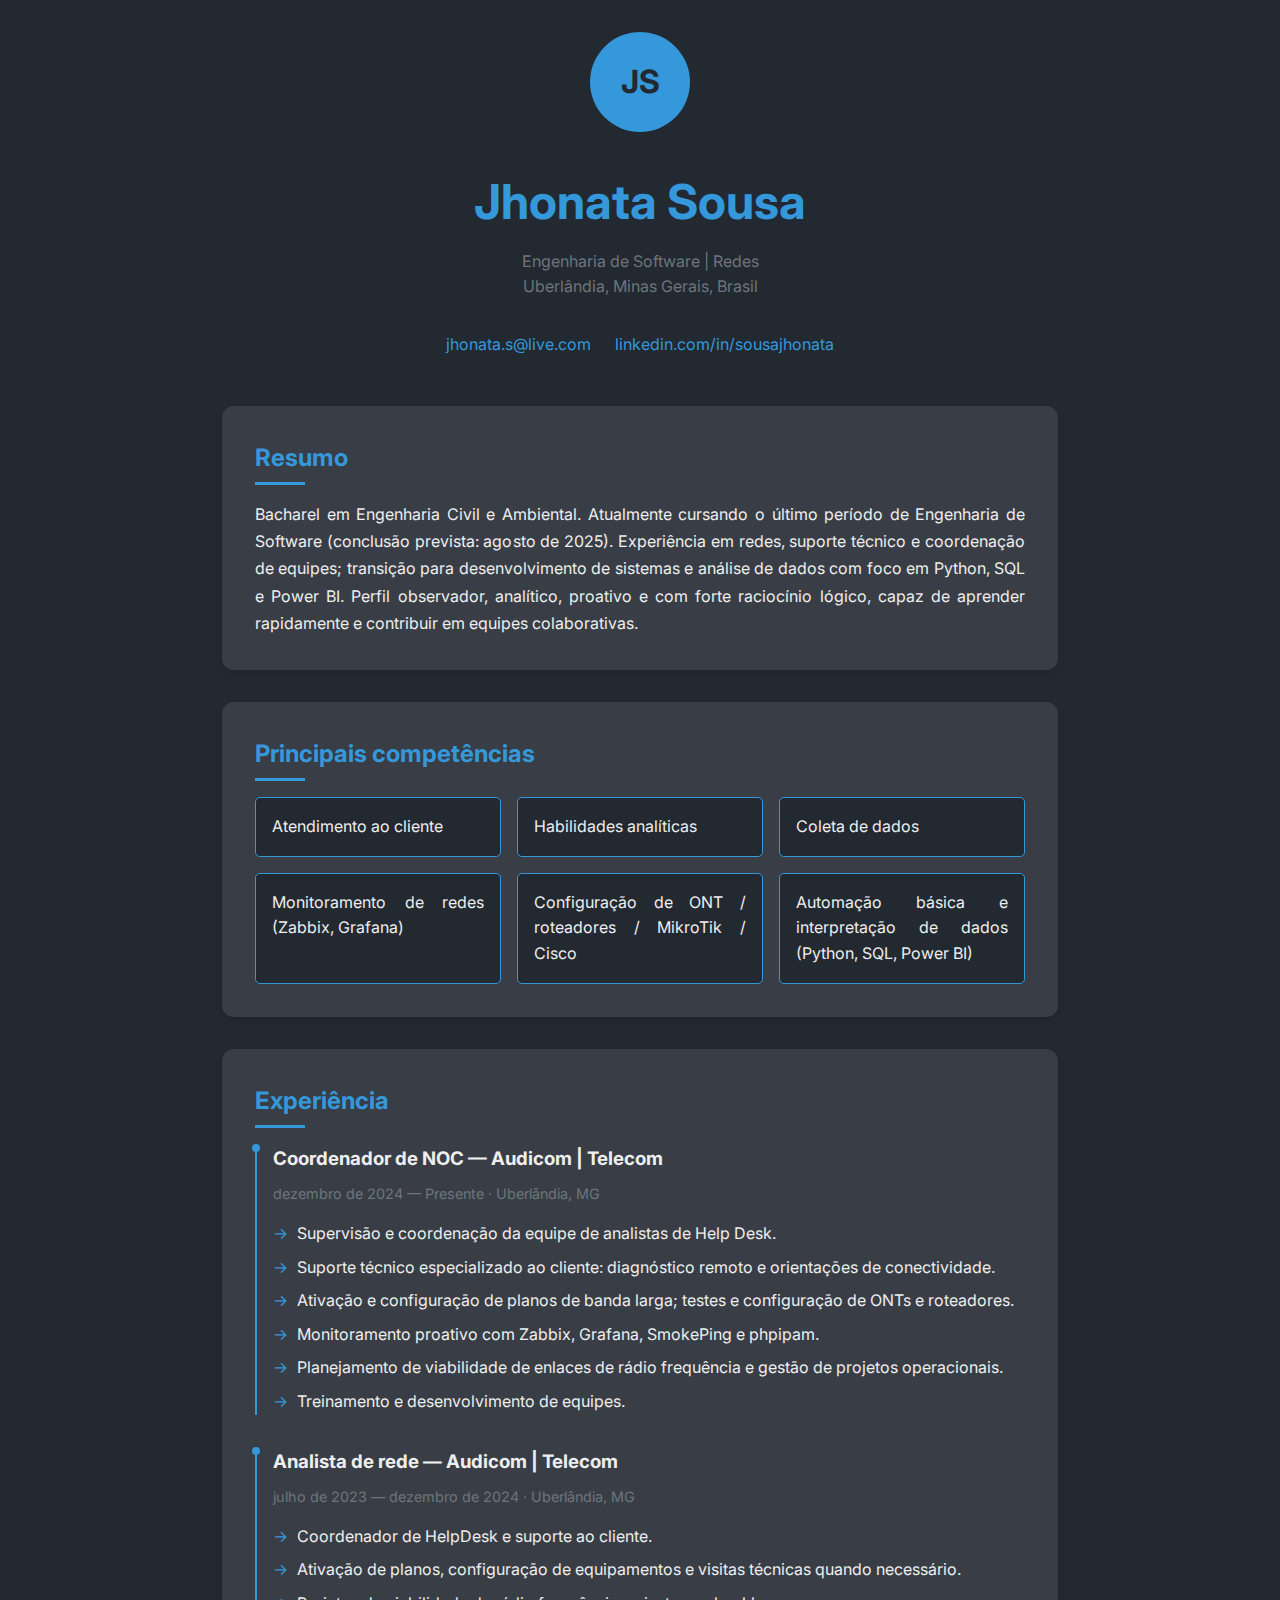
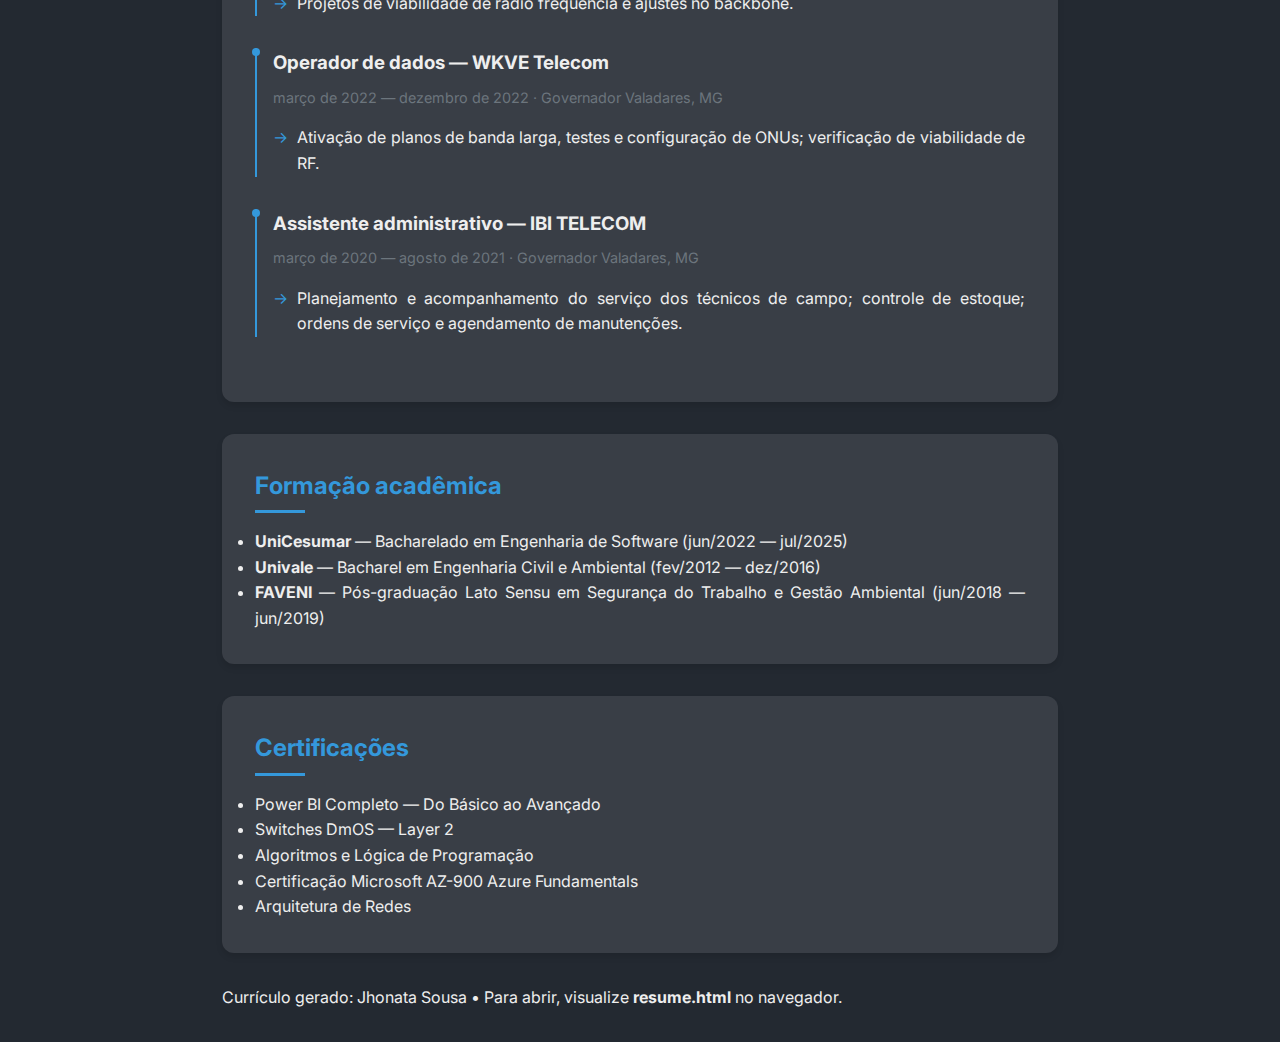
<file: resume.html>
<!doctype html>
<html lang="pt-BR">
<head>
  <meta charset="utf-8" />
  <meta name="viewport" content="width=device-width,initial-scale=1" />
  <title>Currículo — Jhonata Sousa</title>
  <link rel="stylesheet" href="assets/styles.css">
  <link href="https://fonts.googleapis.com/css2?family=Inter:wght@300;400;600;700&display=swap" rel="stylesheet">
</head>
<body>
  <div class="container">
    <div class="neon-canvas" aria-hidden="true"></div>
    <header class="header">
      <div class="identity">
        <div class="avatar" aria-hidden="true">JS</div>
        <div class="title">
          <h1><span class="neon">Jhonata Sousa</span></h1>
          <p class="role">Engenharia de Software | Redes</p>
          <p class="location">Uberlândia, Minas Gerais, Brasil</p>
        </div>
      </div>
      <div class="contact">
        <a href="mailto:jhonata.s@live.com">jhonata.s@live.com</a>
        <a href="https://www.linkedin.com/in/sousajhonata" target="_blank" rel="noopener">linkedin.com/in/sousajhonata</a>
      </div>
    </header>

    <main>
      <section class="card summary">
        <h2>Resumo</h2>
        <p>Bacharel em Engenharia Civil e Ambiental. Atualmente cursando o último período de Engenharia de Software (conclusão prevista: agosto de 2025). Experiência em redes, suporte técnico e coordenação de equipes; transição para desenvolvimento de sistemas e análise de dados com foco em Python, SQL e Power BI. Perfil observador, analítico, proativo e com forte raciocínio lógico, capaz de aprender rapidamente e contribuir em equipes colaborativas.</p>
      </section>

      <section class="card skills">
        <h2>Principais competências</h2>
        <ul>
          <li>Atendimento ao cliente</li>
          <li>Habilidades analíticas</li>
          <li>Coleta de dados</li>
          <li>Monitoramento de redes (Zabbix, Grafana)</li>
          <li>Configuração de ONT / roteadores / MikroTik / Cisco</li>
          <li>Automação básica e interpretação de dados (Python, SQL, Power BI)</li>
        </ul>
      </section>

      <section class="card experience">
        <h2>Experiência</h2>

        <article class="job">
          <h3>Coordenador de NOC — Audicom | Telecom</h3>
          <p class="meta">dezembro de 2024 — Presente · Uberlândia, MG</p>
          <ul>
            <li>Supervisão e coordenação da equipe de analistas de Help Desk.</li>
            <li>Suporte técnico especializado ao cliente: diagnóstico remoto e orientações de conectividade.</li>
            <li>Ativação e configuração de planos de banda larga; testes e configuração de ONTs e roteadores.</li>
            <li>Monitoramento proativo com Zabbix, Grafana, SmokePing e phpipam.</li>
            <li>Planejamento de viabilidade de enlaces de rádio frequência e gestão de projetos operacionais.</li>
            <li>Treinamento e desenvolvimento de equipes.</li>
          </ul>
        </article>

        <article class="job">
          <h3>Analista de rede — Audicom | Telecom</h3>
          <p class="meta">julho de 2023 — dezembro de 2024 · Uberlândia, MG</p>
          <ul>
            <li>Coordenador de HelpDesk e suporte ao cliente.</li>
            <li>Ativação de planos, configuração de equipamentos e visitas técnicas quando necessário.</li>
            <li>Projetos de viabilidade de rádio frequência e ajustes no backbone.</li>
          </ul>
        </article>

        <article class="job">
          <h3>Operador de dados — WKVE Telecom</h3>
          <p class="meta">março de 2022 — dezembro de 2022 · Governador Valadares, MG</p>
          <ul>
            <li>Ativação de planos de banda larga, testes e configuração de ONUs; verificação de viabilidade de RF.</li>
          </ul>
        </article>

        <article class="job">
          <h3>Assistente administrativo — IBI TELECOM</h3>
          <p class="meta">março de 2020 — agosto de 2021 · Governador Valadares, MG</p>
          <ul>
            <li>Planejamento e acompanhamento do serviço dos técnicos de campo; controle de estoque; ordens de serviço e agendamento de manutenções.</li>
          </ul>
        </article>
      </section>

      <section class="card education">
        <h2>Formação acadêmica</h2>
        <ul>
          <li><strong>UniCesumar</strong> — Bacharelado em Engenharia de Software (jun/2022 — jul/2025)</li>
          <li><strong>Univale</strong> — Bacharel em Engenharia Civil e Ambiental (fev/2012 — dez/2016)</li>
          <li><strong>FAVENI</strong> — Pós-graduação Lato Sensu em Segurança do Trabalho e Gestão Ambiental (jun/2018 — jun/2019)</li>
        </ul>
      </section>

      <section class="card certifications">
        <h2>Certificações</h2>
        <ul>
          <li>Power BI Completo — Do Básico ao Avançado</li>
          <li>Switches DmOS — Layer 2</li>
          <li>Algoritmos e Lógica de Programação</li>
          <li>Certificação Microsoft AZ-900 Azure Fundamentals</li>
          <li>Arquitetura de Redes</li>
        </ul>
      </section>
    </main>

    <footer class="footer">
      <p>Currículo gerado: Jhonata Sousa • Para abrir, visualize <strong>resume.html</strong> no navegador.</p>
    </footer>
  </div>
</body>
</html>
</file>
<file: assets/styles.css>
:root {
  --primary-color: #3498db;
  --secondary-color: #6c757d;
  --bg-color: #232931;
  --card-bg: #393e46;
  --text-color: #eeeeee;
  --transition: all 0.3s ease;
}

/* Tema claro */
body.light-theme {
  --bg-color: #f5f5f5;
  --text-color: #333333;
  --card-bg: #ffffff;
  --secondary-color: #666666;
}

* {
  margin: 0;
  padding: 0;
  box-sizing: border-box;
}

body {
  font-family: 'Inter', sans-serif;
  background-color: var(--bg-color);
  color: var(--text-color);
  line-height: 1.6;
  transition: var(--transition);
}

.container {
  max-width: 900px;
  margin: 0 auto;
  padding: 2rem;
  position: relative;
}

/* Progress Bar */
.progress-container {
  position: fixed;
  top: 0;
  left: 0;
  width: 100%;
  height: 4px;
  background: var(--secondary-color);
  z-index: 1000;
}

.progress-bar {
  height: 4px;
  background: var(--primary-color);
  width: 0%;
  transition: var(--transition);
}

/* Header */
.header {
  text-align: center;
  margin-bottom: 3rem;
}

.identity {
  display: flex;
  flex-direction: column;
  align-items: center;
  gap: 1.5rem;
  margin-bottom: 2rem;
}

.identity {
  display: flex;
  align-items: center;
  gap: 2rem;
}

.avatar {
  width: 100px;
  height: 100px;
  background: var(--primary-color);
  border-radius: 50%;
  display: flex;
  align-items: center;
  justify-content: center;
  font-size: 2rem;
  font-weight: bold;
  color: var(--bg-color);
  transition: var(--transition);
}

.avatar:hover {
  transform: scale(1.1);
}

.title h1 {
  font-size: 3rem;
  margin-bottom: 0.5rem;
}

.neon {
  color: var(--primary-color);
}

.role, .location {
  color: var(--secondary-color);
}

.contact {
  display: flex;
  justify-content: center;
  gap: 1.5rem;
}

.contact a {
  color: var(--primary-color);
  text-decoration: none;
  transition: var(--transition);
  display: flex;
  align-items: center;
  gap: 0.5rem;
}

.contact a:hover {
  transform: translateY(-2px);
}

.cv-download {
  margin-top: 1.5rem;
  text-align: center;
}

.download-cv-button {
  color: var(--primary-color);
  text-decoration: none;
  transition: var(--transition);
  display: inline-block;
  padding: 0.5rem 1rem;
  border: 1px solid var(--primary-color);
  border-radius: 5px;
}

.download-cv-button:hover {
  background: var(--primary-color);
  color: var(--bg-color);
}

    .whatsapp-button {
        margin-left: 10px;
        background-color: #1FAF56; /* Verde um pouco mais escuro */
        border-color: #1FAF56;
        color: white;
    }

    .whatsapp-button:hover {
        background-color: #158C45; /* Tom mais escuro para hover */
        border-color: #158C45;
        color: white;
    }

/* Cards */
.card {
  background: var(--card-bg);
  border-radius: 12px;
  padding: 2rem;
  margin-bottom: 2rem;
  box-shadow: 0 4px 6px rgba(0, 0, 0, 0.1);
  text-align: justify;
  border: 1px solid transparent;
  transition: var(--transition);
}

.card:hover {
  border-color: var(--primary-color);
}

.card.show {
  opacity: 1;
  transform: translateY(0);
}

.card h2 {
  color: var(--primary-color);
  margin-bottom: 1.5rem;
  position: relative;
}

.summary p {
  margin-bottom: 1rem;
  line-height: 1.7;
}

.summary p:last-child {
  margin-bottom: 0;
}

.card h2::after {
  content: '';
  position: absolute;
  bottom: -0.5rem;
  left: 0;
  width: 50px;
  height: 3px;
  background: var(--primary-color);
  transition: var(--transition);
}

.card:hover h2::after {
  width: 100px;
}

/* Skills */
.skills ul {
  display: grid;
  grid-template-columns: repeat(auto-fit, minmax(200px, 1fr));
  gap: 1rem;
  list-style: none;
}

.skills li {
  background: var(--bg-color);
  padding: 1rem;
  border-radius: 5px;
  transition: var(--transition);
  cursor: pointer;
  border: 1px solid var(--primary-color);
}

.skills li:hover {
  transform: translateY(-5px);
  background: var(--primary-color);
  color: var(--bg-color);
}

.skills li.pulse {
  animation: pulse 0.5s ease-in-out;
}

@keyframes pulse {
  0% { transform: scale(1); }
  50% { transform: scale(1.05); }
  100% { transform: scale(1); }
}

/* Experience */
.job {
  margin-bottom: 2rem;
  padding-left: 1rem;
  border-left: 2px solid var(--primary-color);
  position: relative;
}

.job::before {
  content: '';
  position: absolute;
  left: -5px;
  top: 0;
  width: 8px;
  height: 8px;
  background: var(--primary-color);
  border-radius: 50%;
  transition: var(--transition);
}

.job:hover::before {
  transform: scale(1.5);
}

.job h3 {
  color: var(--text-color);
  margin-bottom: 0.5rem;
}

.meta {
  color: var(--secondary-color);
  font-size: 0.9rem;
  margin-bottom: 1rem;
}

.job ul {
  list-style: none;
}

.job li {
  margin-bottom: 0.5rem;
  position: relative;
  padding-left: 1.5rem;
  transition: var(--transition);
}

.job li::before {
  content: '→';
  position: absolute;
  left: 0;
  color: var(--primary-color);
}

.job li:hover {
  transform: translateX(5px);
}

/* Footer */
#main-footer {
  text-align: center;
  padding: 2rem 0;
  margin-top: 4rem;
  border-top: 1px solid var(--secondary-color);
  font-size: 0.9rem;
  color: var(--secondary-color);
}

.social-links {
  display: flex;
  justify-content: center;
  gap: 2rem;
  margin-bottom: 1rem;
}

.social-links a {
  color: var(--primary-color);
  font-size: 1.5rem;
  transition: var(--transition);
}

.social-links a:hover {
  transform: translateY(-3px);
  color: var(--text-color);
}

.fa-heart {
  color: var(--primary-color);
}

/* Theme Toggle */
.theme-toggle {
  position: fixed;
  bottom: 2rem;
  right: 2rem;
  background: var(--primary-color);
  border: none;
  border-radius: 50%;
  width: 50px;
  height: 50px;
  cursor: pointer;
  display: flex;
  align-items: center;
  justify-content: center;
  font-size: 1.5rem;
  transition: var(--transition);
  z-index: 1000;
}

.theme-toggle:hover {
  transform: scale(1.1);
}

/* Particle Background */
.particle-background {
  position: fixed;
  top: 0;
  left: 0;
  width: 100%;
  height: 100%;
  z-index: -1;
}

/* Responsividade */
@media (max-width: 768px) {
  .header {
    flex-direction: column;
    text-align: center;
  }

  .identity {
    flex-direction: column;
  }

  .contact {
    flex-direction: column;
    align-items: center;
  }

  .skills ul {
    grid-template-columns: 1fr;
  }

  .theme-toggle {
    bottom: 1rem;
    right: 1rem;
    width: 40px;
    height: 40px;
    font-size: 1.2rem;
  }
}

/* Modal styles */
.modal {
  display: none;
  position: fixed;
  z-index: 1001;
  top: 0;
  left: 0;
  width: 100%;
  height: 100vh;
  background-color: rgba(0, 0, 0, 0.9);
  padding: 20px;
  box-sizing: border-box;
}

.modal-content {
  position: relative;
  margin: 0 auto;
  width: 100%;
  height: 100%;
  max-width: 1400px;
  background-color: var(--bg-color);
  border-radius: 8px;
  box-shadow: 0 4px 6px rgba(0, 0, 0, 0.3);
  overflow: hidden;
}

.modal-close {
  position: fixed;
  right: 25px;
  top: 25px;
  color: white;
  font-size: 30px;
  font-weight: bold;
  cursor: pointer;
  z-index: 1002;
  background: rgba(0, 0, 0, 0.6);
  width: 40px;
  height: 40px;
  border-radius: 50%;
  display: flex;
  align-items: center;
  justify-content: center;
  transition: all 0.3s ease;
}

.modal-close:hover {
  background: var(--primary-color);
  transform: rotate(90deg);
}

.pdf-container {
  width: 100%;
  height: 100%;
  overflow: hidden;
  background: white;
  border-radius: 8px;
}

.modal iframe {
  width: 100%;
  height: 100%;
  border: none;
  background: white;
  display: block;
}

@media screen and (max-width: 768px) {
  .modal {
    padding: 10px;
  }
  
  .modal-content {
    height: calc(100% - 20px);
  }
  
  .modal-close {
    right: 15px;
    top: 15px;
    width: 35px;
    height: 35px;
    font-size: 24px;
  }
}

/* Print styles */
/* Certificates Grid Section */
.certificates-grid {
  margin: 2rem 0;
}

.certificates-container {
  display: grid;
  grid-template-columns: repeat(auto-fit, minmax(120px, 1fr));
  gap: 1.5rem;
  margin-top: 1.5rem;
}

.certificate-item {
  display: flex;
  flex-direction: column;
  align-items: center;
  text-align: center;
  padding: 1.5rem;
  background: var(--bg-color);
  border-radius: 8px;
  text-decoration: none;
  color: var(--text-color);
  transition: var(--transition);
}

.certificate-item:hover {
  transform: translateY(-5px);
  box-shadow: 0 5px 15px rgba(0, 0, 0, 0.3);
  color: var(--primary-color);
}

.certificate-item i {
  font-size: 2rem;
  margin-bottom: 0.8rem;
}

.certificate-item span {
  font-size: 0.9rem;
  font-weight: 500;
}

@media print {
  .theme-toggle,
  .particle-background,
  .progress-container {
    display: none;
  }

  body {
    background: white;
    color: black;
  }

  .card {
    break-inside: avoid;
    page-break-inside: avoid;
  }
}

#main-footer p {
  margin-bottom: 0.5rem;
}

#main-footer .footer-small-text {
  font-size: 0.8rem;
  color: var(--secondary-color);
}

#main-footer strong {
  color: var(--primary-color);
}

/* Social Icons in Footer */
.social-icons {
  text-align: center;
  margin-bottom: 1rem;
}

.social-icons a {
  color: var(--secondary-color);
  font-size: 1.8rem; /* Increased size */
  margin: 0 0.75rem; /* Adjusted spacing */
  transition: color 0.3s ease, transform 0.3s ease; /* Added transform transition */
  display: inline-block; /* Ensures transform works correctly */
}

.social-icons a:hover {
  color: var(--primary-color);
  transform: translateY(-3px); /* Adds a subtle lift effect */
}

/* Education Section adjustments */
.education-item h3 {
  transition: transform 0.3s ease;
}

.education-item:hover h3 {
  transform: translateX(5px); /* Move text on hover */
}
</file>
